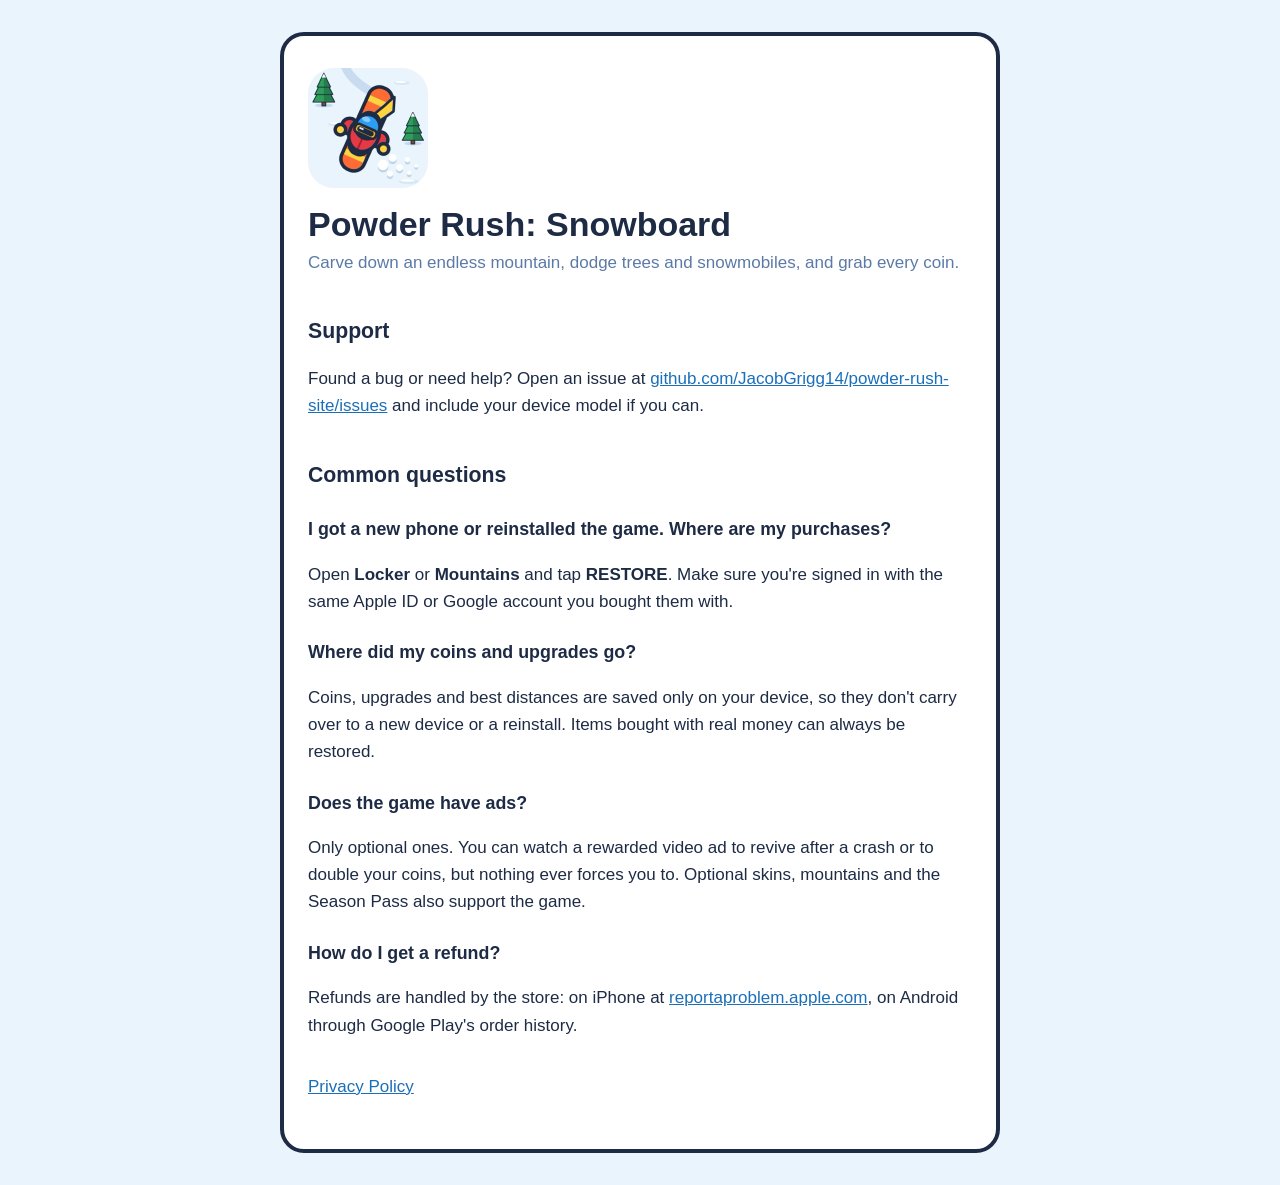
<file: index.html>
<!doctype html>
<html lang="en">
<head>
  <meta charset="utf-8">
  <meta name="viewport" content="width=device-width, initial-scale=1">
  <title>Powder Rush: Snowboard – Support</title>
  <link rel="stylesheet" href="style.css">
  <link rel="icon" href="icon.png">
</head>
<body>
  <main>
    <img class="icon" src="icon.png" alt="Powder Rush app icon" width="120" height="120">
    <h1>Powder Rush: Snowboard</h1>
    <p class="meta">Carve down an endless mountain, dodge trees and snowmobiles, and grab every coin.</p>

    <h2>Support</h2>
    <p>Found a bug or need help? Open an issue at <a href="https://github.com/JacobGrigg14/powder-rush-site/issues">github.com/JacobGrigg14/powder-rush-site/issues</a> and include your device model if you can.</p>

    <h2>Common questions</h2>
    <h3>I got a new phone or reinstalled the game. Where are my purchases?</h3>
    <p>
      Open <strong>Locker</strong> or <strong>Mountains</strong> and tap <strong>RESTORE</strong>.
      Make sure you're signed in with the same Apple ID or Google account you bought them with.
    </p>
    <h3>Where did my coins and upgrades go?</h3>
    <p>
      Coins, upgrades and best distances are saved only on your device, so they don't carry over to a new
      device or a reinstall. Items bought with real money can always be restored.
    </p>
    <h3>Does the game have ads?</h3>
    <p>Only optional ones. You can watch a rewarded video ad to revive after a crash or to double your coins, but nothing ever forces you to. Optional skins, mountains and the Season Pass also support the game.</p>
    <h3>How do I get a refund?</h3>
    <p>
      Refunds are handled by the store: on iPhone at <a href="https://reportaproblem.apple.com">reportaproblem.apple.com</a>,
      on Android through Google Play's order history.
    </p>

    <p class="links"><a href="privacy.html">Privacy Policy</a></p>
  </main>
</body>
</html>
</file>
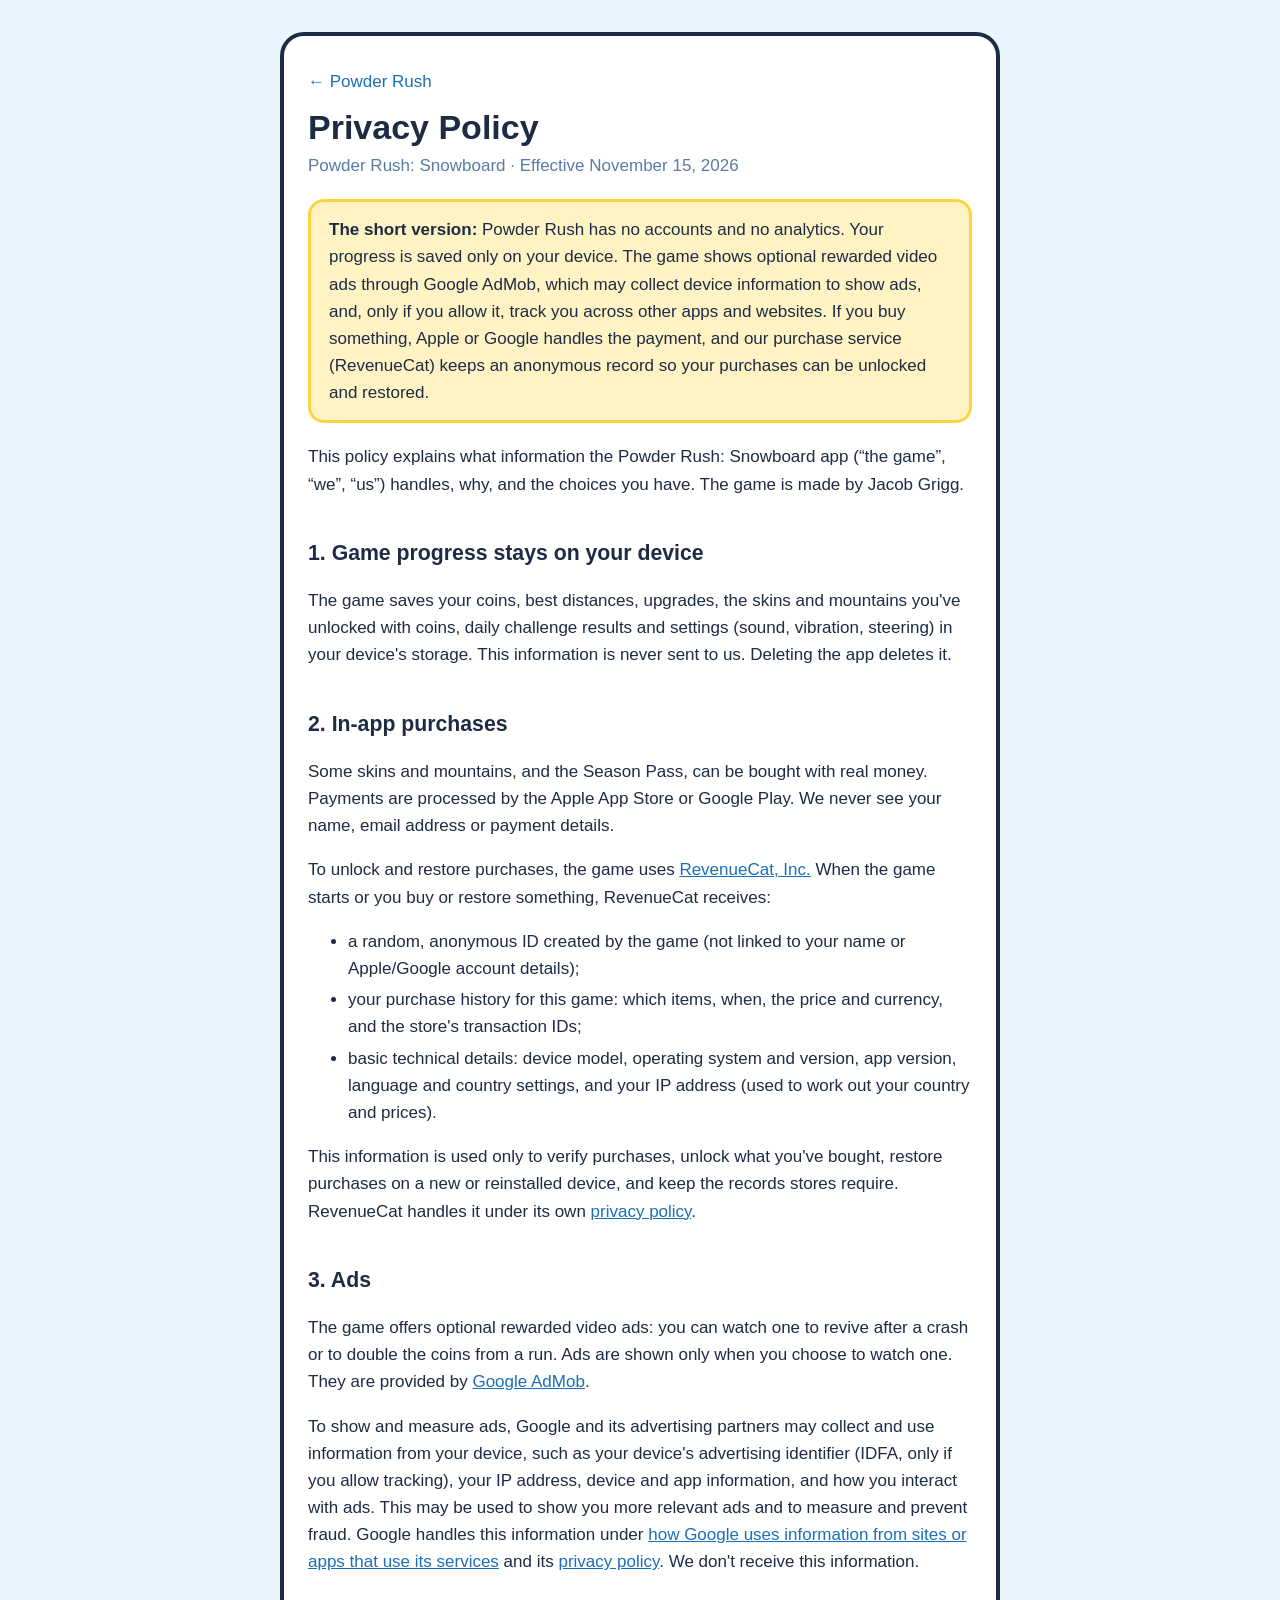
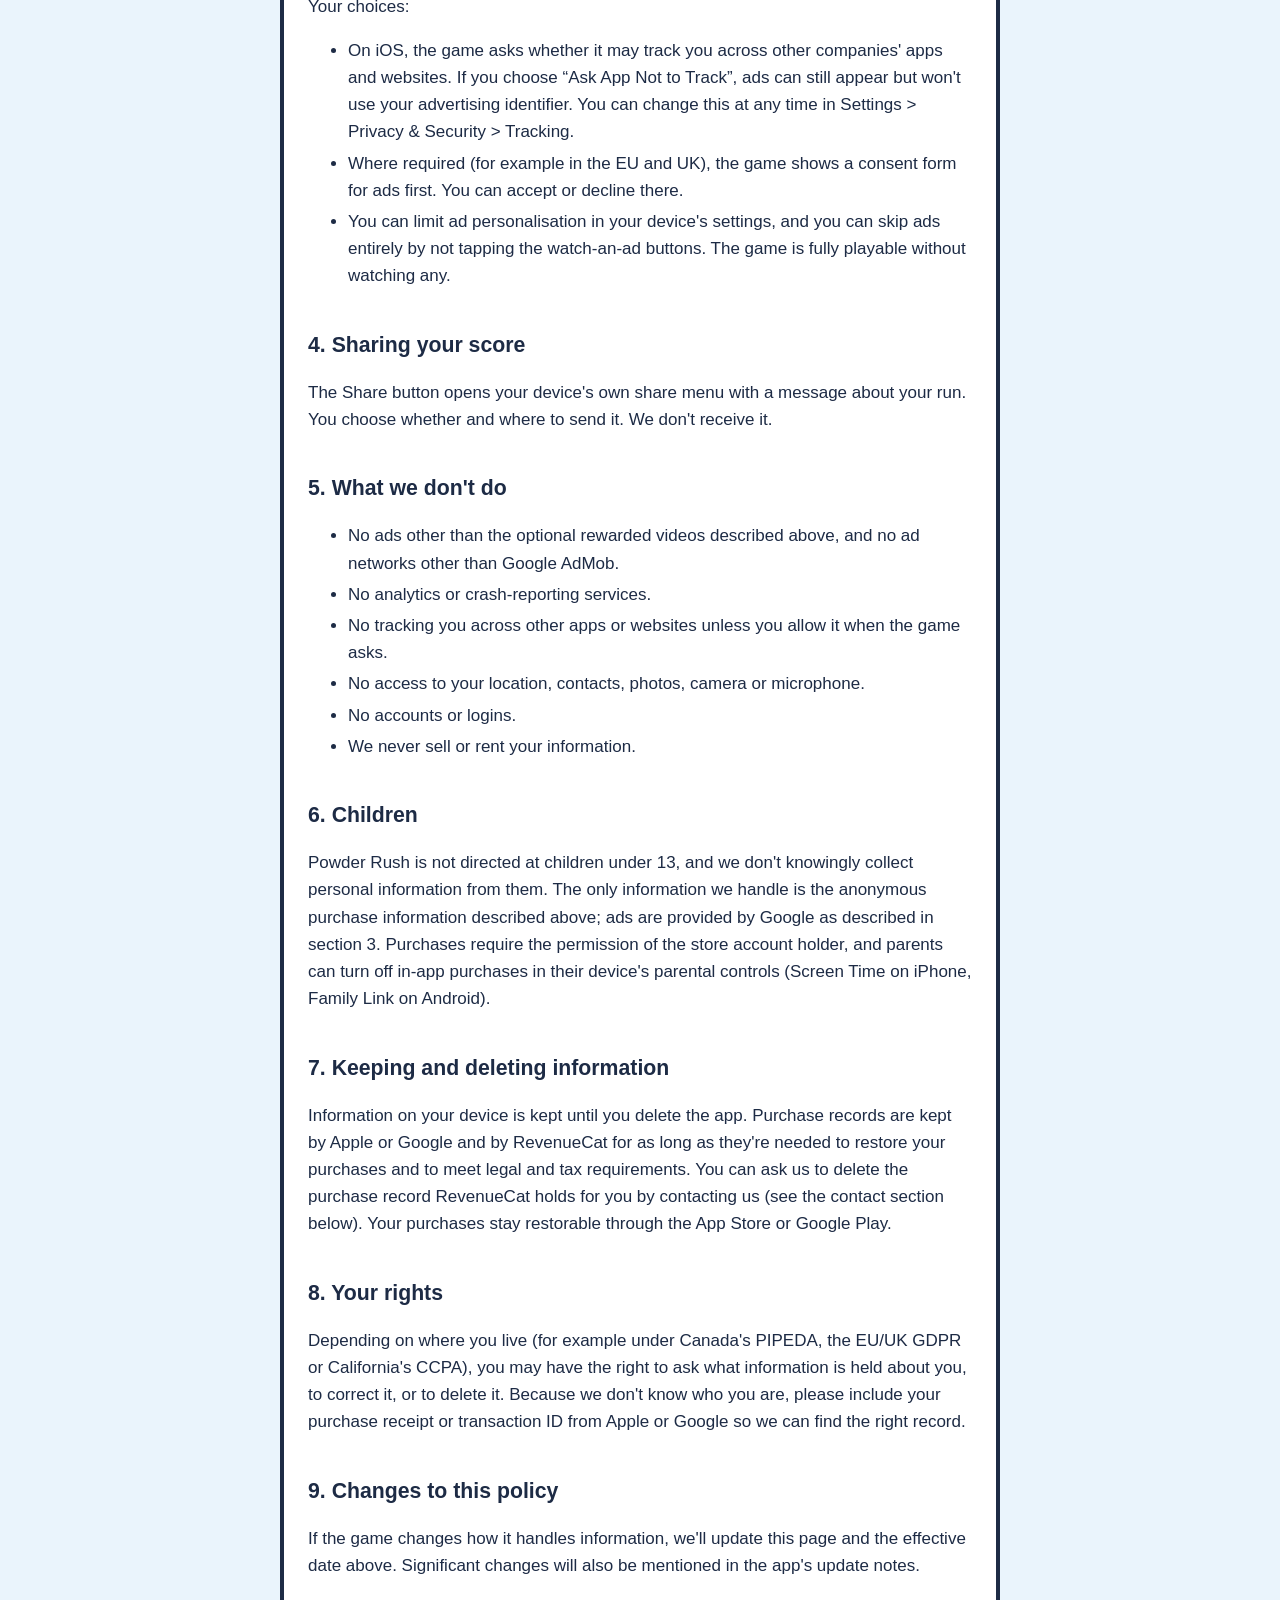
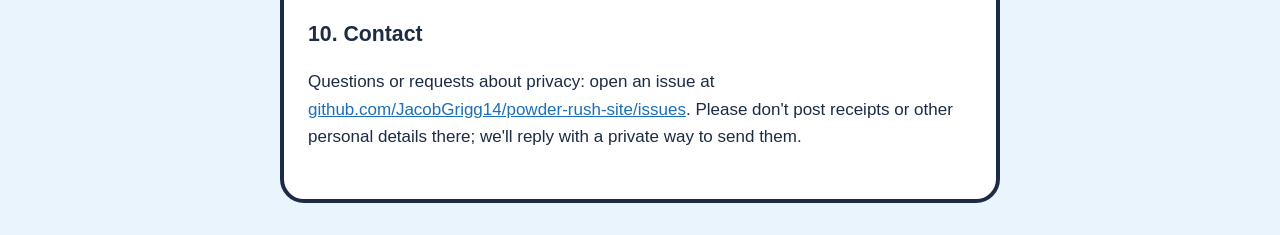
<file: privacy.html>
<!doctype html>
<html lang="en">
<head>
  <meta charset="utf-8">
  <meta name="viewport" content="width=device-width, initial-scale=1">
  <title>Privacy Policy – Powder Rush: Snowboard</title>
  <link rel="stylesheet" href="style.css">
</head>
<body>
  <main>
    <p class="back"><a href="./">← Powder Rush</a></p>
    <h1>Privacy Policy</h1>
    <p class="meta">Powder Rush: Snowboard · Effective November 15, 2026</p>

    <div class="summary">
      <strong>The short version:</strong> Powder Rush has no accounts and no analytics. Your progress is saved only
      on your device. The game shows optional rewarded video ads through Google AdMob, which may collect device
      information to show ads, and, only if you allow it, track you across other apps and websites. If you buy something,
      Apple or Google handles the payment, and our purchase service (RevenueCat) keeps an anonymous record so your
      purchases can be unlocked and restored.
    </div>

    <p>
      This policy explains what information the Powder Rush: Snowboard app (“the game”, “we”, “us”)
      handles, why, and the choices you have. The game is made by Jacob Grigg.
    </p>

    <h2>1. Game progress stays on your device</h2>
    <p>
      The game saves your coins, best distances, upgrades, the skins and mountains you've unlocked with coins,
      daily challenge results and settings (sound, vibration, steering) in your device's storage.
      This information is never sent to us. Deleting the app deletes it.
    </p>

    <h2>2. In-app purchases</h2>
    <p>
      Some skins and mountains, and the Season Pass, can be bought with real money. Payments are processed by
      the Apple App Store or Google Play. We never see your name, email address or payment details.
    </p>
    <p>
      To unlock and restore purchases, the game uses <a href="https://www.revenuecat.com/">RevenueCat, Inc.</a>
      When the game starts or you buy or restore something, RevenueCat receives:
    </p>
    <ul>
      <li>a random, anonymous ID created by the game (not linked to your name or Apple/Google account details);</li>
      <li>your purchase history for this game: which items, when, the price and currency, and the store's transaction IDs;</li>
      <li>basic technical details: device model, operating system and version, app version, language and country settings, and your IP address (used to work out your country and prices).</li>
    </ul>
    <p>
      This information is used only to verify purchases, unlock what you've bought, restore purchases on a new
      or reinstalled device, and keep the records stores require. RevenueCat handles it under its own
      <a href="https://www.revenuecat.com/privacy/">privacy policy</a>.
    </p>

    <h2>3. Ads</h2>
    <p>
      The game offers optional rewarded video ads: you can watch one to revive after a crash or to double the coins
      from a run. Ads are shown only when you choose to watch one. They are provided by
      <a href="https://admob.google.com/">Google AdMob</a>.
    </p>
    <p>
      To show and measure ads, Google and its advertising partners may collect and use information from your device,
      such as your device's advertising identifier (IDFA, only if you allow tracking), your IP address,
      device and app information, and how you interact with ads. This may be used to show you more relevant ads and
      to measure and prevent fraud. Google handles this information under
      <a href="https://policies.google.com/technologies/partner-sites">how Google uses information from sites or apps that use its services</a>
      and its <a href="https://policies.google.com/privacy">privacy policy</a>. We don't receive this information.
    </p>
    <p>Your choices:</p>
    <ul>
      <li>On iOS, the game asks whether it may track you across other companies' apps and websites. If you choose
        “Ask App Not to Track”, ads can still appear but won't use your advertising identifier. You can change this
        at any time in Settings &gt; Privacy &amp; Security &gt; Tracking.</li>
      <li>Where required (for example in the EU and UK), the game shows a consent form for ads first. You can
        accept or decline there.</li>
      <li>You can limit ad personalisation in your device's settings, and you can skip ads entirely by not tapping the
        watch-an-ad buttons. The game is fully playable without watching any.</li>
    </ul>

    <h2>4. Sharing your score</h2>
    <p>
      The Share button opens your device's own share menu with a message about your run. You choose whether and
      where to send it. We don't receive it.
    </p>

    <h2>5. What we don't do</h2>
    <ul>
      <li>No ads other than the optional rewarded videos described above, and no ad networks other than Google AdMob.</li>
      <li>No analytics or crash-reporting services.</li>
      <li>No tracking you across other apps or websites unless you allow it when the game asks.</li>
      <li>No access to your location, contacts, photos, camera or microphone.</li>
      <li>No accounts or logins.</li>
      <li>We never sell or rent your information.</li>
    </ul>

    <h2>6. Children</h2>
    <p>
      Powder Rush is not directed at children under 13, and we don't knowingly collect personal information from
      them. The only information we handle is the anonymous purchase information described above; ads are provided by
      Google as described in section 3. Purchases require the permission of the store account holder, and parents can turn off
      in-app purchases in their device's parental controls (Screen Time on iPhone, Family Link on Android).
    </p>

    <h2>7. Keeping and deleting information</h2>
    <p>
      Information on your device is kept until you delete the app. Purchase records are kept by Apple or Google
      and by RevenueCat for as long as they're needed to restore your purchases and to meet legal and tax
      requirements. You can ask us to delete the purchase record RevenueCat holds for you by contacting us
      (see the contact section below). Your purchases stay restorable through the App Store or Google Play.
    </p>

    <h2>8. Your rights</h2>
    <p>
      Depending on where you live (for example under Canada's PIPEDA, the EU/UK GDPR or California's CCPA),
      you may have the right to ask what information is held about you, to correct it, or to delete it.
      Because we don't know who you are, please include your purchase receipt or transaction ID from Apple or
      Google so we can find the right record.
    </p>

    <h2>9. Changes to this policy</h2>
    <p>
      If the game changes how it handles information, we'll update this page and the effective date above.
      Significant changes will also be mentioned in the app's update notes.
    </p>

    <h2>10. Contact</h2>
    <p>
      Questions or requests about privacy: open an issue at <a href="https://github.com/JacobGrigg14/powder-rush-site/issues">github.com/JacobGrigg14/powder-rush-site/issues</a>. Please don't post receipts or other personal details there; we'll reply with a private way to send them.
    </p>
  </main>
</body>
</html>
</file>
<file: style.css>
:root {
  --ink: #1d2b45;
  --muted: #5b7aa6;
  --bg: #eaf4fc;
  --card: #ffffff;
  --accent: #ff6b35;
  --sky: #8fd0ff;
}

* { box-sizing: border-box; }

body {
  margin: 0;
  background: var(--bg);
  color: var(--ink);
  font: 17px/1.6 -apple-system, BlinkMacSystemFont, "Segoe UI", Roboto, Helvetica, Arial, sans-serif;
}

main {
  max-width: 720px;
  margin: 32px auto;
  padding: 32px 24px;
  background: var(--card);
  border: 4px solid var(--ink);
  border-radius: 24px;
}

@media (max-width: 760px) {
  main { margin: 16px; padding: 24px 18px; }
}

h1 { font-size: 2em; line-height: 1.2; margin: 0 0 4px; }
h2 { font-size: 1.25em; margin: 1.8em 0 0.4em; }
h3 { font-size: 1.05em; margin: 1.3em 0 0.2em; }
.meta { color: var(--muted); margin-top: 0; }
a { color: #1b6fb8; }
.back { margin: 0 0 12px; }
.back a { text-decoration: none; }

.summary {
  background: #fff3c4;
  border: 3px solid #ffd23f;
  border-radius: 16px;
  padding: 14px 18px;
  margin: 20px 0;
}

.icon { border-radius: 26px; display: block; margin-bottom: 16px; }
.links { margin-top: 2em; }
li { margin: 4px 0; }
</file>
